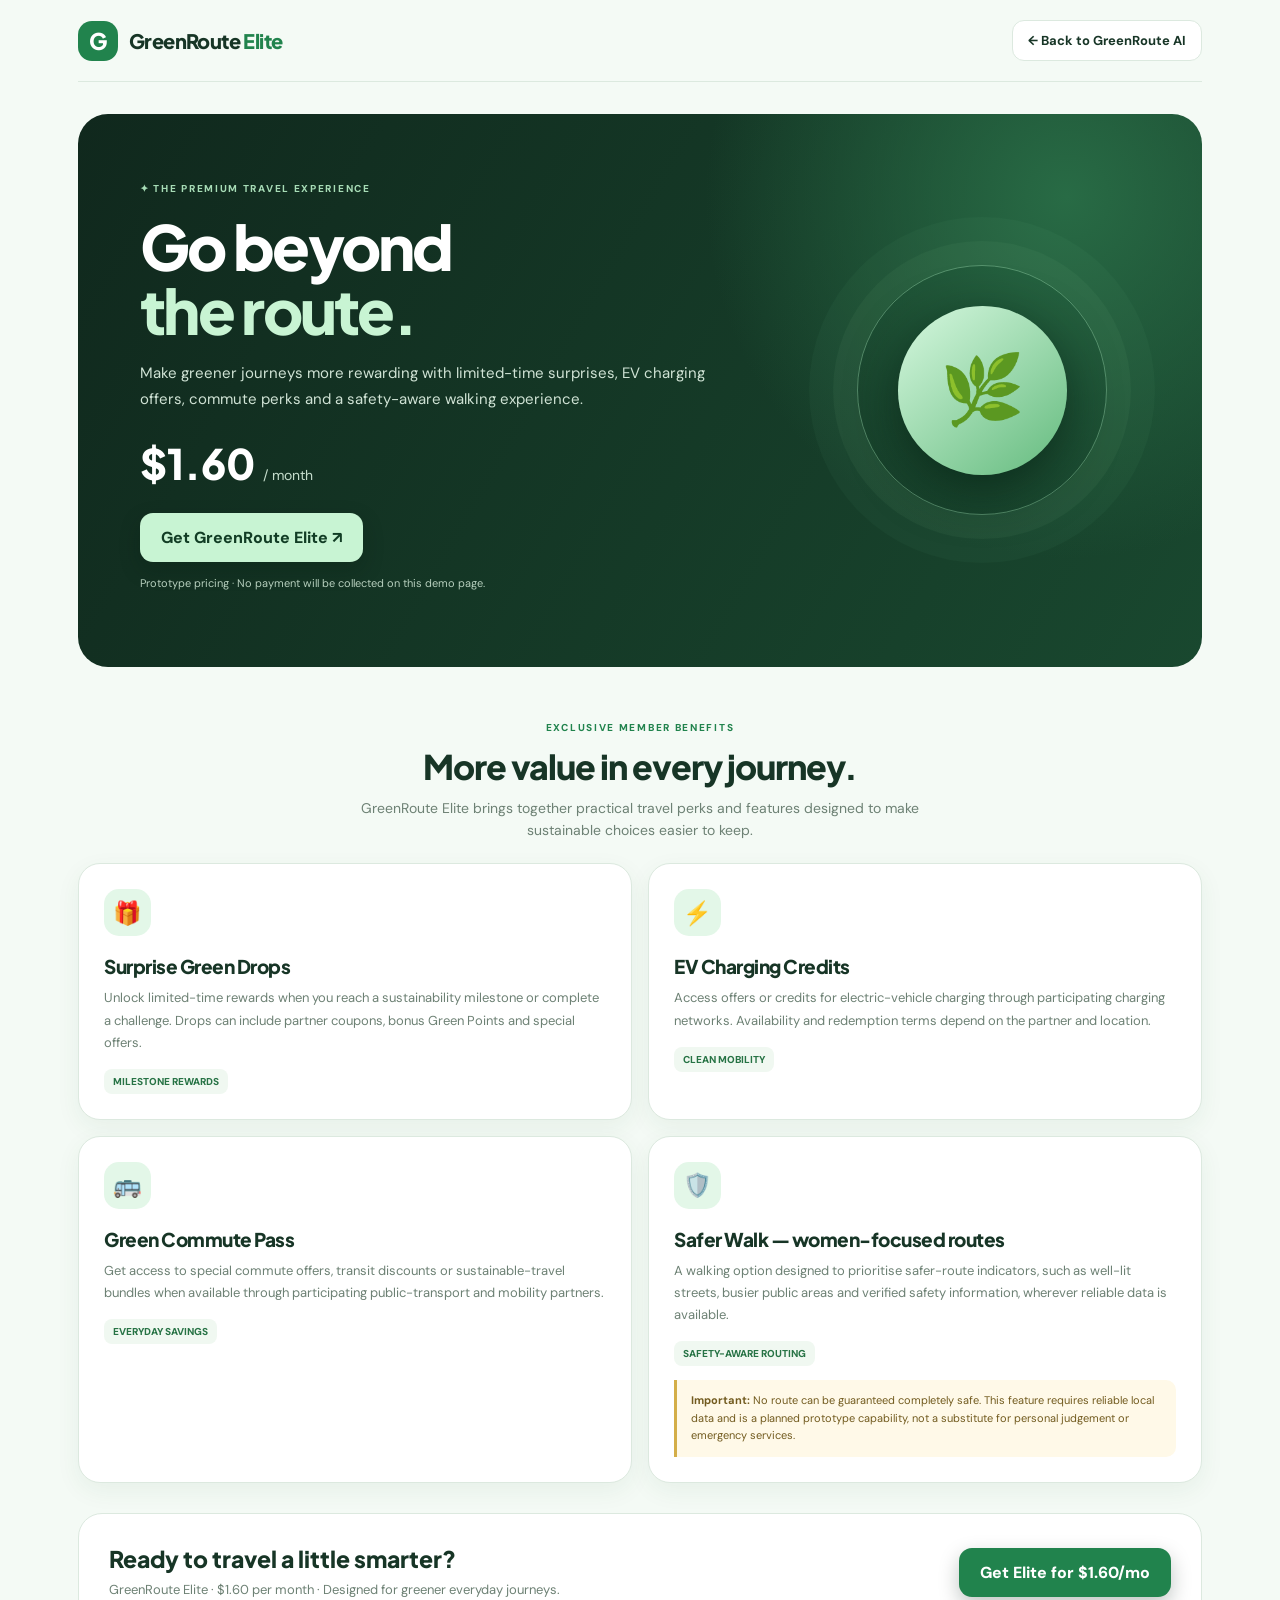
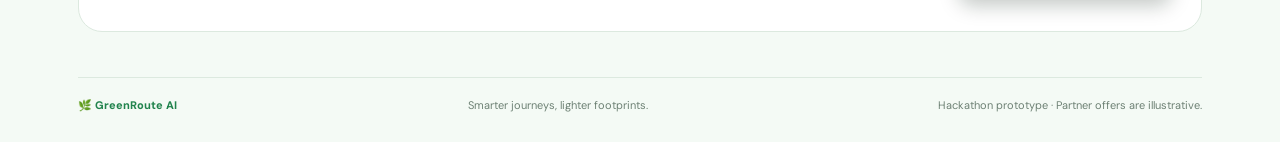
<file: elite.html>
<!DOCTYPE html>
<html lang="en">
<head>
  <meta charset="UTF-8">
  <meta name="viewport" content="width=device-width, initial-scale=1.0">
  <meta name="theme-color" content="#10281d">
  <meta name="description" content="GreenRoute Elite — premium tools for smarter, greener journeys.">
  <title>GreenRoute Elite | Premium Sustainable Travel</title>
  <link rel="preconnect" href="https://fonts.googleapis.com">
  <link href="https://fonts.googleapis.com/css2?family=DM+Sans:wght@400;500;600;700&family=Plus+Jakarta+Sans:wght@500;600;700;800&display=swap" rel="stylesheet">
  <style>
    :root{--forest:#10281d;--forest2:#173d2b;--green:#21834d;--mint:#c8f4d3;--pale:#f4faf5;--ink:#173526;--muted:#6d8174;--line:#dce9df;--gold:#f1d58a}
    *{box-sizing:border-box}html{scroll-behavior:smooth}body{margin:0;background:var(--pale);color:var(--ink);font-family:"DM Sans",sans-serif}a{color:inherit}button{font:inherit;cursor:pointer}.shell{max-width:1180px;margin:auto;padding:0 28px}.topbar{height:82px;display:flex;align-items:center;justify-content:space-between;gap:20px;border-bottom:1px solid var(--line)}.brand{display:flex;align-items:center;gap:11px;text-decoration:none;font:800 20px "Plus Jakarta Sans",sans-serif;letter-spacing:-.6px}.brand-mark{display:grid;place-items:center;width:40px;height:40px;border-radius:14px;background:var(--green);color:white;font-size:23px}.brand em{font-style:normal;color:var(--green)}.back-link{padding:11px 15px;border:1px solid var(--line);border-radius:12px;text-decoration:none;font-size:13px;font-weight:700;background:white}.hero{position:relative;overflow:hidden;margin:32px 0 26px;padding:clamp(28px,5vw,62px);border-radius:30px;background:radial-gradient(circle at 88% 15%,#286b45 0,transparent 33%),linear-gradient(120deg,var(--forest),#19482f);color:white;display:grid;grid-template-columns:1.35fr .65fr;gap:30px;align-items:center;min-height:380px}.eyebrow{font-size:10px;font-weight:800;letter-spacing:1.7px;text-transform:uppercase;color:#a7dcb6}.hero h1{font:800 clamp(38px,5vw,62px)/1.04 "Plus Jakarta Sans",sans-serif;letter-spacing:-2.7px;margin:17px 0}.hero h1 span{color:var(--mint)}.hero p{max-width:570px;color:#d0e3d5;line-height:1.75;font-size:15px}.price-row{display:flex;align-items:baseline;gap:8px;margin:24px 0}.price{font:800 42px "Plus Jakarta Sans",sans-serif;color:#fff}.per{font-size:14px;color:#c5ddcc}.cta{border:0;border-radius:13px;padding:14px 21px;background:var(--mint);color:#123d25;font-weight:800;box-shadow:0 8px 20px #071b1140}.cta:hover{filter:brightness(1.04);transform:translateY(-1px)}.fineprint{font-size:11px!important;color:#b6cfbd!important;margin-top:12px}.hero-art{display:grid;place-items:center;min-height:210px}.orbit{width:min(250px,70vw);aspect-ratio:1;border-radius:50%;border:1px solid #8cc9a080;display:grid;place-items:center;box-shadow:0 0 0 24px #a6e8b00c,0 0 0 48px #a6e8b008}.orbit-inner{width:68%;height:68%;border-radius:50%;display:grid;place-items:center;background:linear-gradient(140deg,#d6f8df,#64bb7e);font-size:68px;box-shadow:0 15px 50px #051d10a0}.section-heading{text-align:center;margin:48px 0 22px}.section-heading .eyebrow{color:var(--green)}.section-heading h2{font:800 clamp(25px,3vw,34px) "Plus Jakarta Sans",sans-serif;letter-spacing:-1px;margin:9px 0}.section-heading p{color:var(--muted);margin:0 auto;max-width:570px;line-height:1.6;font-size:14px}.features{display:grid;grid-template-columns:repeat(2,minmax(0,1fr));gap:16px}.feature{background:white;border:1px solid var(--line);border-radius:22px;padding:25px;box-shadow:0 8px 24px #245d3510}.feature-icon{width:47px;height:47px;border-radius:15px;display:grid;place-items:center;background:#e3f7e8;font-size:23px;margin-bottom:18px}.feature h3{font:800 19px "Plus Jakarta Sans",sans-serif;letter-spacing:-.5px;margin:0 0 9px}.feature p{color:var(--muted);font-size:13px;line-height:1.7;margin:0}.feature-tag{display:inline-block;margin-top:15px;padding:6px 9px;border-radius:8px;background:#f0f8f1;color:#277345;font-size:10px;font-weight:800}.safety-note{margin-top:14px;border-left:3px solid #d4ae48;background:#fff9e8;color:#725b1f;padding:12px 14px;border-radius:0 10px 10px 0;font-size:11px;line-height:1.6}.bottom-cta{margin:30px 0 45px;padding:30px;border:1px solid var(--line);border-radius:24px;background:white;display:flex;align-items:center;justify-content:space-between;gap:22px}.bottom-cta h2{font:800 23px "Plus Jakarta Sans",sans-serif;margin:0 0 7px}.bottom-cta p{margin:0;color:var(--muted);font-size:13px;line-height:1.6}.bottom-cta .cta{background:var(--green);color:white;white-space:nowrap}.status{display:none;margin-top:13px;padding:12px 14px;border-radius:12px;background:#e2f8e7;color:#175d32;font-size:13px;font-weight:700}.status.visible{display:block}.footer{display:flex;justify-content:space-between;gap:15px;padding:20px 0 30px;border-top:1px solid var(--line);color:var(--muted);font-size:11px}.footer a{text-decoration:none;font-weight:800;color:var(--green)}
    @media(max-width:720px){.shell{padding:0 16px}.topbar{height:72px}.brand{font-size:16px}.brand-mark{width:35px;height:35px}.hero{grid-template-columns:1fr;margin-top:20px;gap:8px;border-radius:23px}.hero-art{min-height:160px}.orbit{width:150px}.orbit-inner{font-size:48px}.features{grid-template-columns:1fr}.feature{padding:21px}.bottom-cta{align-items:flex-start;flex-direction:column}.bottom-cta .cta{width:100%}.footer{flex-direction:column}}
  </style>
</head>
<body>
  <div class="shell">
    <header class="topbar">
      <a class="brand" href="index.html" aria-label="GreenRoute AI home"><span class="brand-mark">G</span><span>GreenRoute <em>Elite</em></span></a>
      <a class="back-link" href="index.html">← Back to GreenRoute AI</a>
    </header>

    <main>
      <section class="hero">
        <div>
          <span class="eyebrow">✦ THE PREMIUM TRAVEL EXPERIENCE</span>
          <h1>Go beyond<br><span>the route.</span></h1>
          <p>Make greener journeys more rewarding with limited-time surprises, EV charging offers, commute perks and a safety-aware walking experience.</p>
          <div class="price-row"><span class="price">$1.60</span><span class="per">/ month</span></div>
          <button class="cta" id="subscribeButton" type="button">Get GreenRoute Elite ↗</button>
          <p class="fineprint">Prototype pricing · No payment will be collected on this demo page.</p>
          <div class="status" id="subscribeStatus" role="status" aria-live="polite"></div>
        </div>
        <div class="hero-art" aria-hidden="true"><div class="orbit"><div class="orbit-inner">🌿</div></div></div>
      </section>

      <section aria-labelledby="featuresTitle">
        <div class="section-heading"><span class="eyebrow">EXCLUSIVE MEMBER BENEFITS</span><h2 id="featuresTitle">More value in every journey.</h2><p>GreenRoute Elite brings together practical travel perks and features designed to make sustainable choices easier to keep.</p></div>
        <div class="features">
          <article class="feature"><div class="feature-icon">🎁</div><h3>Surprise Green Drops</h3><p>Unlock limited-time rewards when you reach a sustainability milestone or complete a challenge. Drops can include partner coupons, bonus Green Points and special offers.</p><span class="feature-tag">MILESTONE REWARDS</span></article>
          <article class="feature"><div class="feature-icon">⚡</div><h3>EV Charging Credits</h3><p>Access offers or credits for electric-vehicle charging through participating charging networks. Availability and redemption terms depend on the partner and location.</p><span class="feature-tag">CLEAN MOBILITY</span></article>
          <article class="feature"><div class="feature-icon">🚌</div><h3>Green Commute Pass</h3><p>Get access to special commute offers, transit discounts or sustainable-travel bundles when available through participating public-transport and mobility partners.</p><span class="feature-tag">EVERYDAY SAVINGS</span></article>
          <article class="feature"><div class="feature-icon">🛡️</div><h3>Safer Walk — women-focused routes</h3><p>A walking option designed to prioritise safer-route indicators, such as well-lit streets, busier public areas and verified safety information, wherever reliable data is available.</p><span class="feature-tag">SAFETY-AWARE ROUTING</span><div class="safety-note"><strong>Important:</strong> No route can be guaranteed completely safe. This feature requires reliable local data and is a planned prototype capability, not a substitute for personal judgement or emergency services.</div></article>
        </div>
      </section>

      <section class="bottom-cta">
        <div><h2>Ready to travel a little smarter?</h2><p>GreenRoute Elite · $1.60 per month · Designed for greener everyday journeys.</p></div>
        <button class="cta" id="bottomSubscribeButton" type="button">Get Elite for $1.60/mo</button>
      </section>
    </main>
    <footer class="footer"><a href="index.html">🌿 GreenRoute AI</a><span>Smarter journeys, lighter footprints.</span><span>Hackathon prototype · Partner offers are illustrative.</span></footer>
  </div>
  <script>
    const statusBox = document.getElementById('subscribeStatus');
    function showDemoStatus() {
      statusBox.textContent = 'Elite preview selected! Subscription and payment are not connected in this prototype.';
      statusBox.classList.add('visible');
      statusBox.scrollIntoView({ behavior: 'smooth', block: 'center' });
    }
    document.getElementById('subscribeButton').addEventListener('click', showDemoStatus);
    document.getElementById('bottomSubscribeButton').addEventListener('click', showDemoStatus);
  </script>
</body>
</html>
</file>
